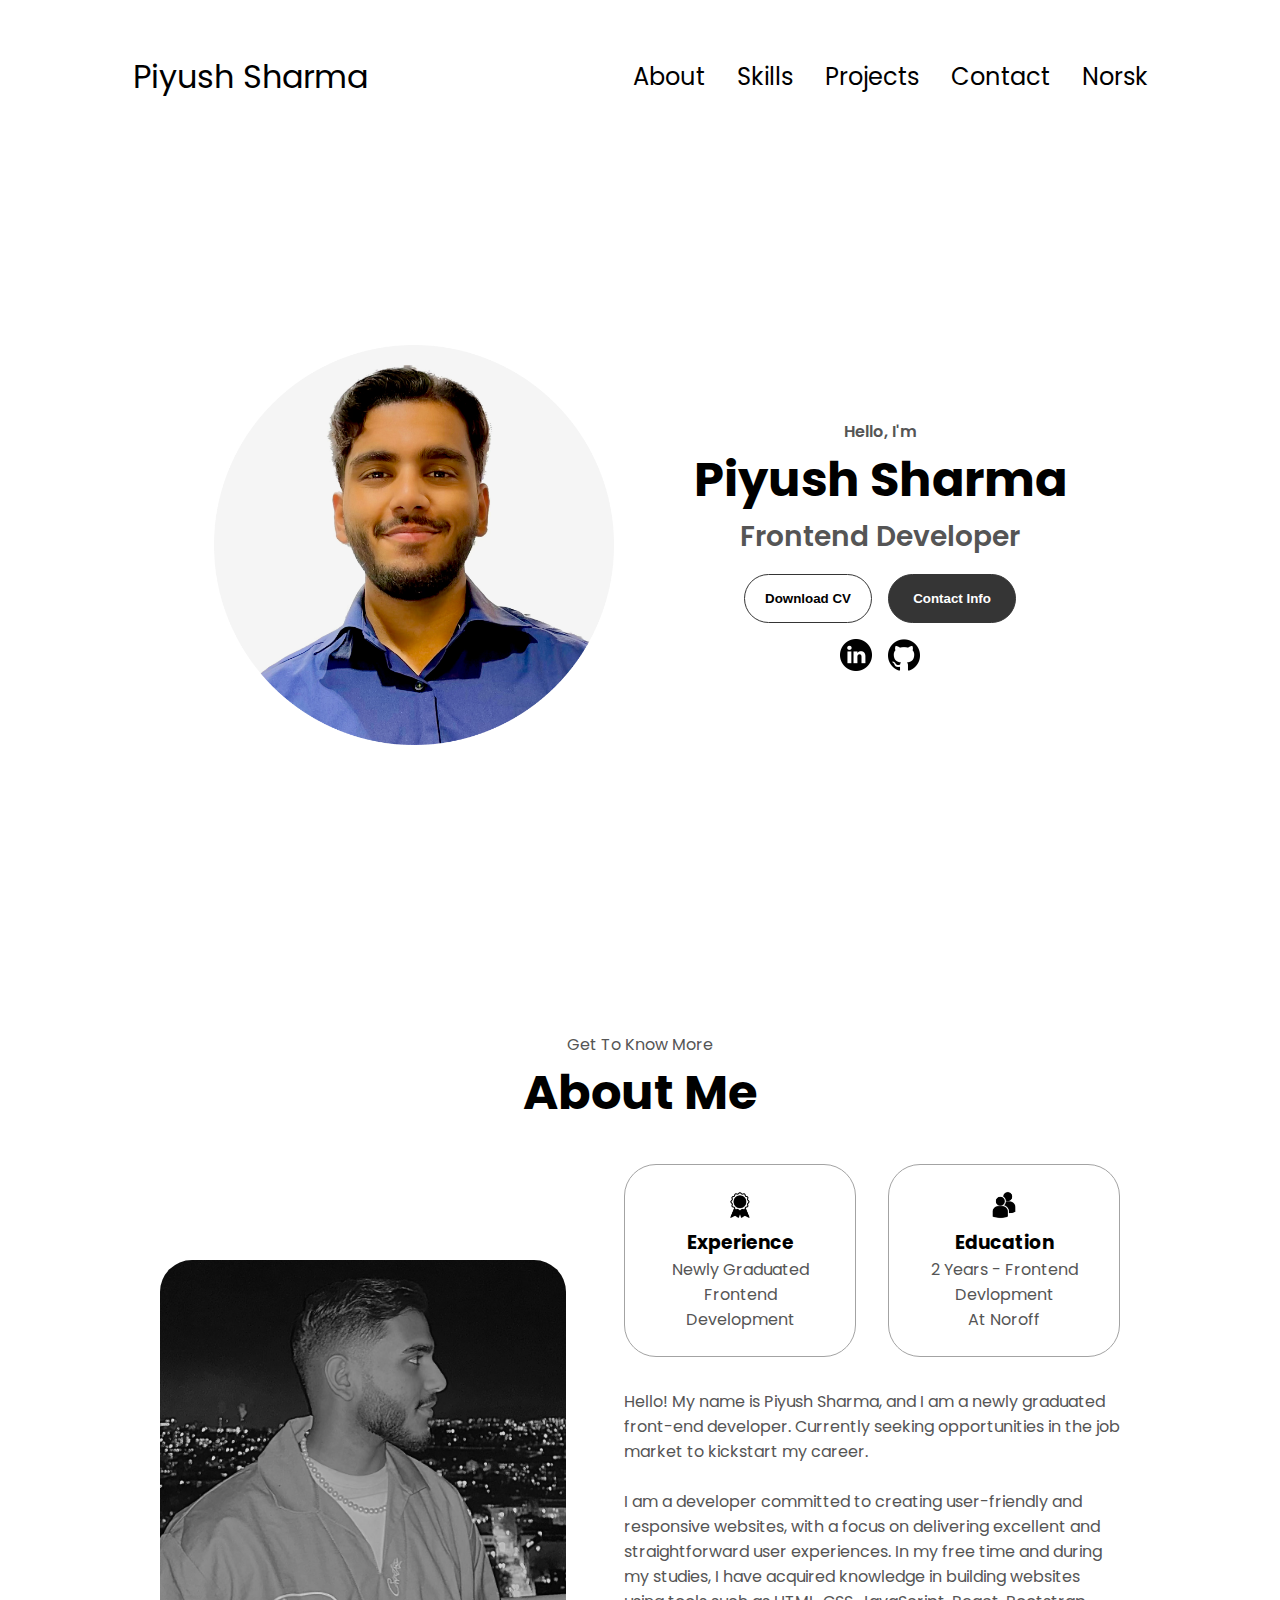
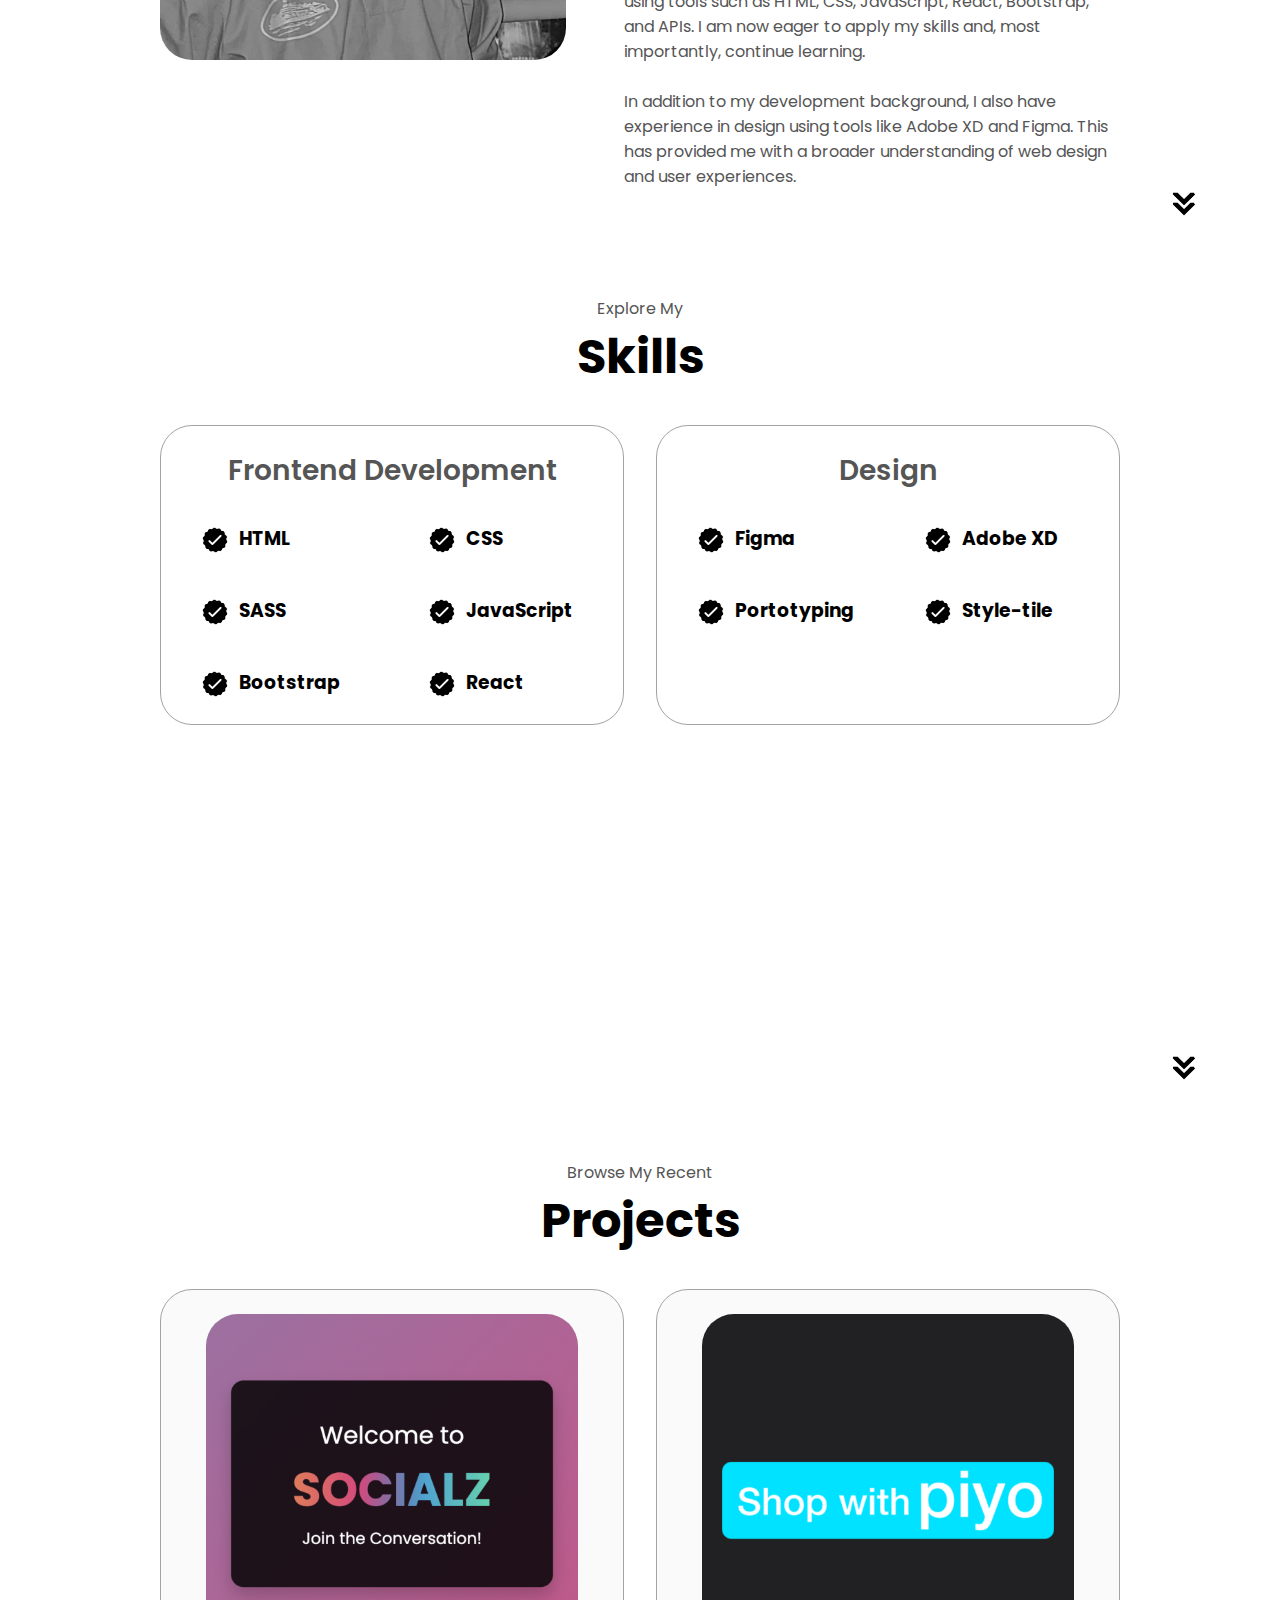
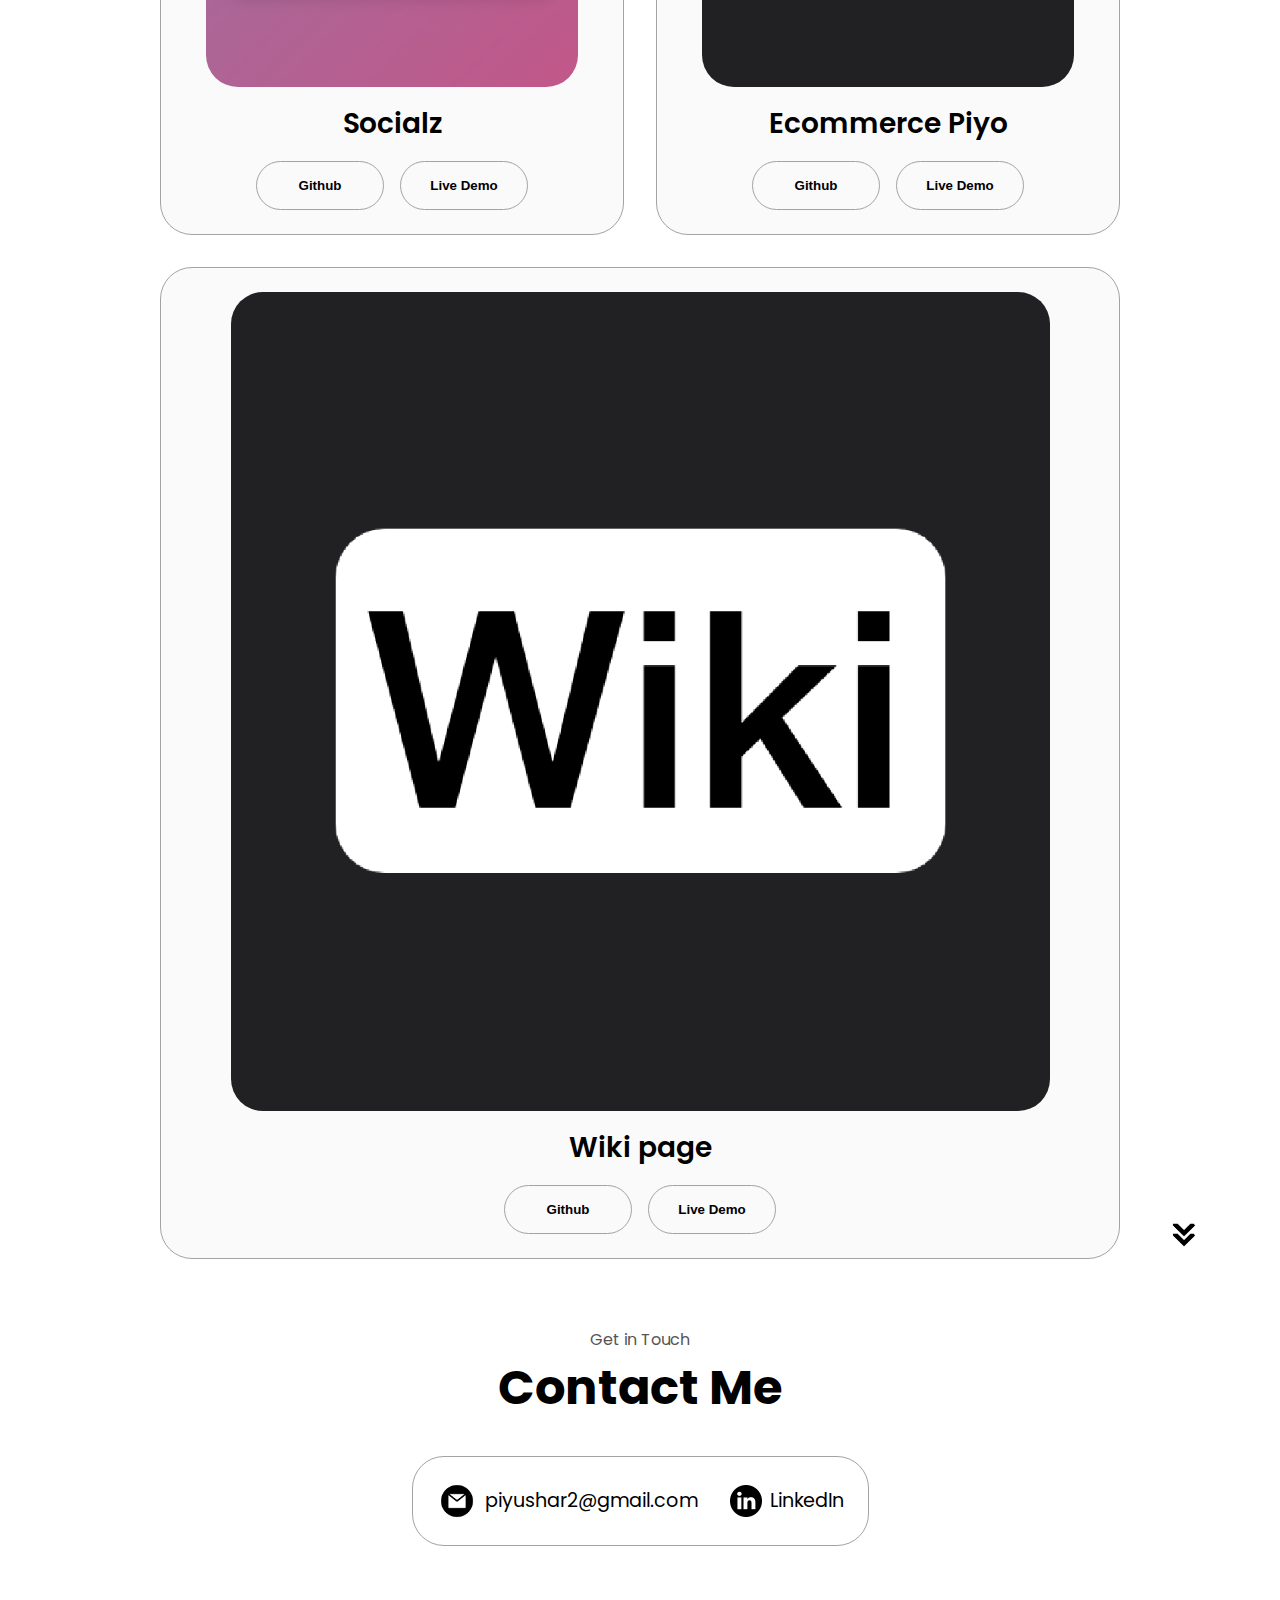
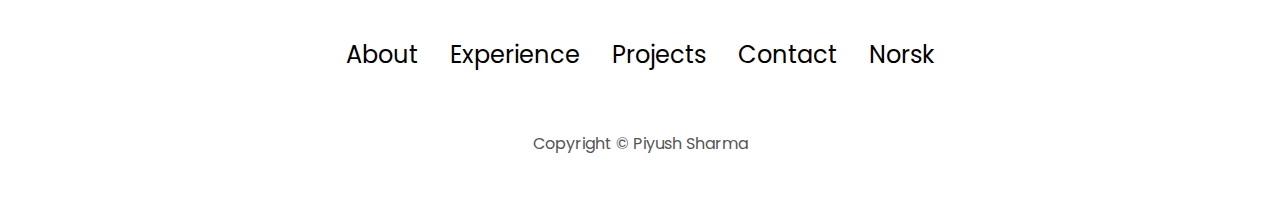
<file: index.html>
<!DOCTYPE html>
<html lang="en">

<head>
  <meta charset="UTF-8" />
  <meta http-equiv="X-UA-Compatible" content="IE=edge" />
  <meta name="viewport" content="width=device-width, initial-scale=1.0" />
  <title>My Portfolio</title>
  <link rel="stylesheet" href="style.css" />
  <link rel="stylesheet" href="mediaqueries.css" />
</head>

<body>
  <nav id="desktop-nav">
    <div class="logo">Piyush Sharma</div>
    <div>
      <ul class="nav-links">
        <li><a href="#about">About</a></li>
        <li><a href="#experience">Skills</a></li>
        <li><a href="#projects">Projects</a></li>
        <li><a href="#contact">Contact</a></li>
        <li><a href="index-no.html">Norsk</a></li>
      </ul>
    </div>
  </nav>
  <nav id="hamburger-nav">
    <div class="logo">Piyush Sharma</div>
    <div class="hamburger-menu">
      <div class="hamburger-icon" onclick="toggleMenu()">
        <span></span>
        <span></span>
        <span></span>
      </div>
      <div class="menu-links">
        <li><a href="#about" onclick="toggleMenu()">About</a></li>
        <li><a href="#experience" onclick="toggleMenu()">Skills</a></li>
        <li><a href="#projects" onclick="toggleMenu()">Projects</a></li>
        <li><a href="#contact" onclick="toggleMenu()">Contact</a></li>
        <li><a href="#contact" onclick="toggleMenu()">Norsk</a></li>
      </div>
    </div>
  </nav>
  <section id="profile">
    <div class="section__pic-container">
      <img src="./assets/profile-pic.png" alt="John Doe profile picture" />
    </div>
    <div class="section__text">
      <p class="section__text__p1">Hello, I'm</p>
      <h1 class="title">Piyush Sharma</h1>
      <p class="section__text__p2">Frontend Developer</p>
      <div class="btn-container">
        <button class="btn btn-color-2" onclick="window.open('./assets/CV-Piyush2024eng.pdf')">
          Download CV
        </button>
        <button class="btn btn-color-1" onclick="location.href='./#contact'">
          Contact Info
        </button>
      </div>
      <div id="socials-container">
        <img src="./assets/linkedin.png" alt="My LinkedIn profile" class="icon"
          onclick="location.href='https://www.linkedin.com/in/piyush-sharma-3b437b221/'" />
        <img src="./assets/github.png" alt="My Github profile" class="icon"
          onclick="location.href='https://github.com/piyushsharma1209'" />
      </div>
    </div>
  </section>
  <section id="about">
    <p class="section__text__p1">Get To Know More</p>
    <h1 class="title">About Me</h1>
    <div class="section-container">
      <div class="section__pic-container">
        <img src="./assets/about-pic.png" alt="Profile picture" class="about-pic" />
      </div>
      <div class="about-details-container">
        <div class="about-containers">
          <div class="details-container">
            <img src="./assets/experience.png" alt="Experience icon" class="icon" />
            <h3>Experience</h3>
            <p>Newly Graduated <br />Frontend Development</p>
          </div>
          <div class="details-container">
            <img src="./assets/education.png" alt="Education icon" class="icon" />
            <h3>Education</h3>
            <p>2 Years - Frontend Devlopment<br />At Noroff</p>
          </div>
        </div>
        <div class="text-container">
          <p>
            Hello! My name is Piyush Sharma, and I am a newly graduated front-end developer. Currently seeking
            opportunities in the job market to kickstart my career.
            <br><br>
            I am a developer committed to creating user-friendly and responsive websites, with a focus on delivering
            excellent and straightforward user experiences. In my free time and during my studies, I have acquired
            knowledge in building websites using tools such as HTML, CSS, JavaScript, React, Bootstrap, and
            APIs. I am now eager to apply my skills and, most importantly, continue learning.
            <br><br>
            In addition to my development background, I also have experience in design using tools like Adobe XD and
            Figma. This has provided me with a broader understanding of web design and user experiences.
          </p>
        </div>
      </div>
    </div>
    <img src="./assets/arrow.png" alt="Arrow icon" class="icon arrow" onclick="location.href='./#experience'" />
  </section>
  <section id="experience">
    <p class="section__text__p1">Explore My</p>
    <h1 class="title">Skills</h1>
    <div class="experience-details-container">
      <div class="about-containers">
        <div class="details-container">
          <h2 class="experience-sub-title">Frontend Development</h2>
          <div class="article-container">
            <article>
              <img src="./assets/checkmark.png" alt="Experience icon" class="icon" />
              <div>
                <h3>HTML</h3>
              </div>
            </article>
            <article>
              <img src="./assets/checkmark.png" alt="Experience icon" class="icon" />
              <div>
                <h3>CSS</h3>
              </div>
            </article>
            <article>
              <img src="./assets/checkmark.png" alt="Experience icon" class="icon" />
              <div>
                <h3>SASS</h3>
              </div>
            </article>
            <article>
              <img src="./assets/checkmark.png" alt="Experience icon" class="icon" />
              <div>
                <h3>JavaScript</h3>
              </div>
            </article>
            <article>
              <img src="./assets/checkmark.png" alt="Experience icon" class="icon" />
              <div>
                <h3>Bootstrap</h3>
              </div>
            </article>
            <article>
              <img src="./assets/checkmark.png" alt="Experience icon" class="icon" />
              <div>
                <h3>React</h3>
              </div>
            </article>
          </div>
        </div>
        <div class="details-container">
          <h2 class="experience-sub-title">Design</h2>
          <div class="article-container">
            <article>
              <img src="./assets/checkmark.png" alt="Experience icon" class="icon" />
              <div>
                <h3>Figma</h3>
              </div>
            </article>
            <article>
              <img src="./assets/checkmark.png" alt="Experience icon" class="icon" />
              <div>
                <h3>Adobe XD</h3>
              </div>
            </article>
            <article>
              <img src="./assets/checkmark.png" alt="Experience icon" class="icon" />
              <div>
                <h3>Portotyping</h3>
              </div>
            </article>
            <article>
              <img src="./assets/checkmark.png" alt="Experience icon" class="icon" />
              <div>
                <h3>Style-tile</h3>
              </div>
            </article>
          </div>
        </div>
      </div>
    </div>
    <img src="./assets/arrow.png" alt="Arrow icon" class="icon arrow" onclick="location.href='./#projects'" />
  </section>
  <section id="projects">
    <p class="section__text__p1">Browse My Recent</p>
    <h1 class="title">Projects</h1>
    <div class="experience-details-container">
      <div class="about-containers">
        <div class="details-container color-container">
          <div class="article-container">
            <img src="./assets/project-1.png" alt="Project 1" class="project-img" />
          </div>
          <h2 class="experience-sub-title project-title">Socialz</h2>
          <div class="btn-container">
            <button class="btn btn-color-2 project-btn"
              onclick="location.href='https://github.com/piyushsharma1209/Socialz'">
              Github
            </button>
            <button class="btn btn-color-2 project-btn" onclick="location.href='https://socialz.netlify.app/'">
              Live Demo
            </button>
          </div>
        </div>
        <div class="details-container color-container">
          <div class="article-container">
            <img src="./assets/project-2.png" alt="Project 2" class="project-img" />
          </div>
          <h2 class="experience-sub-title project-title">Ecommerce Piyo</h2>
          <div class="btn-container">
            <button class="btn btn-color-2 project-btn"
              onclick="location.href='https://github.com/piyushsharma1209/Piyo-shop-ca'">
              Github
            </button>
            <button class="btn btn-color-2 project-btn"
              onclick="location.href='https://unique-kitsune-11aece.netlify.app/'">
              Live Demo
            </button>
          </div>
        </div>
        <div class="details-container color-container">
          <div class="article-container">
            <img src="./assets/project-3.png" alt="Project 3" class="project-img" />
          </div>
          <h2 class="experience-sub-title project-title">Wiki page</h2>
          <div class="btn-container">
            <button class="btn btn-color-2 project-btn"
              onclick="location.href='https://github.com/Noroff-FEU-Resits/semester-project-2-resit-piyushsharma1209'">
              Github
            </button>
            <button class="btn btn-color-2 project-btn"
              onclick="location.href='https://dainty-starship-ee5049.netlify.app/'">
              Live Demo
            </button>
          </div>
        </div>
      </div>
    </div>
    <img src="./assets/arrow.png" alt="Arrow icon" class="icon arrow" onclick="location.href='./#contact'" />
  </section>
  <section id="contact">
    <p class="section__text__p1">Get in Touch</p>
    <h1 class="title">Contact Me</h1>
    <div class="contact-info-upper-container">
      <div class="contact-info-container">
        <img src="./assets/email.png" alt="Email icon" class="icon contact-icon email-icon" />
        <p><a href="mailto:piyushar2@gmail.com">piyushar2@gmail.com</a></p>
      </div>
      <div class="contact-info-container">
        <img src="./assets/linkedin.png" alt="LinkedIn icon" class="icon contact-icon" />
        <p><a href="https://www.linkedin.com/in/piyush-sharma-3b437b221/">LinkedIn</a></p>
      </div>
    </div>
  </section>
  <footer>
    <nav>
      <div class="nav-links-container">
        <ul class="nav-links">
          <li><a href="#about">About</a></li>
          <li><a href="#experience">Experience</a></li>
          <li><a href="#projects">Projects</a></li>
          <li><a href="#contact">Contact</a></li>
          <li><a href="index-no.html">Norsk</a></li>
        </ul>
      </div>
    </nav>
    <p>Copyright &#169; Piyush Sharma</p>
  </footer>
  <script src="script.js"></script>
</body>

</html>
</file>
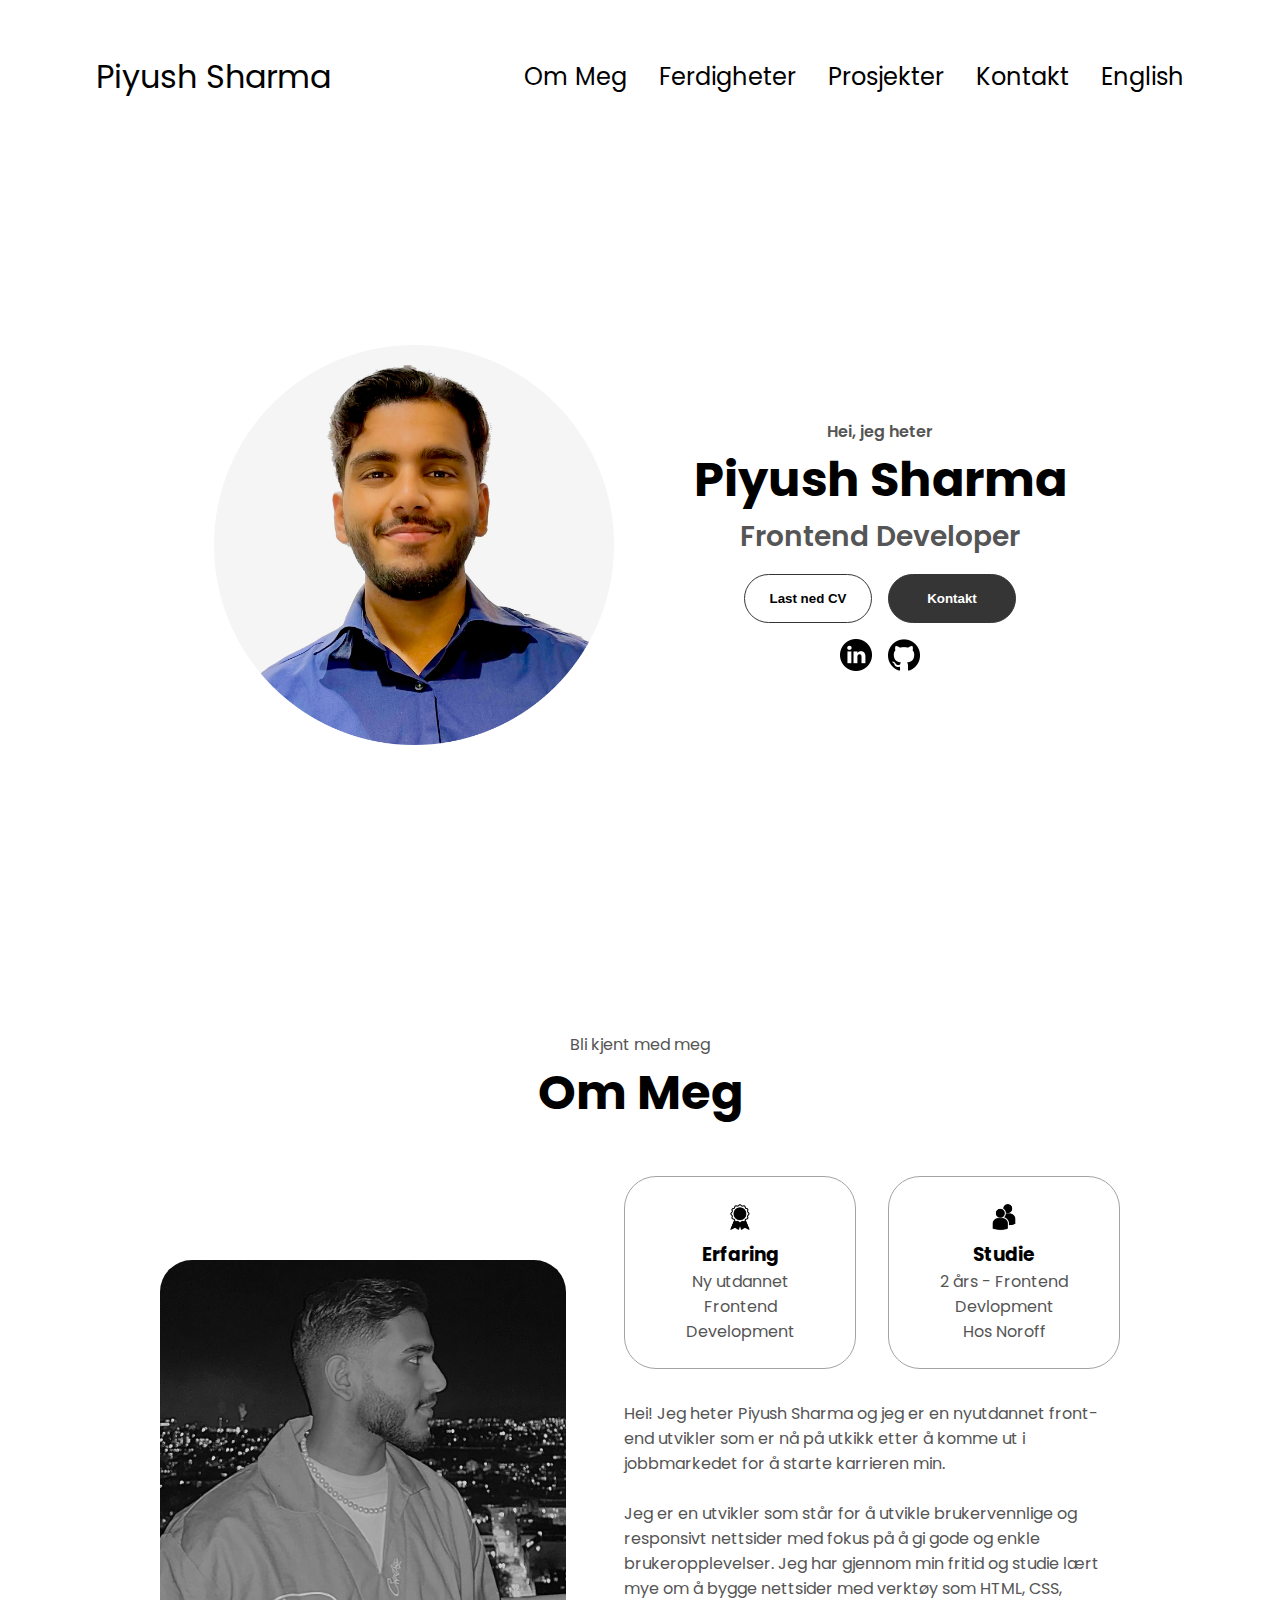
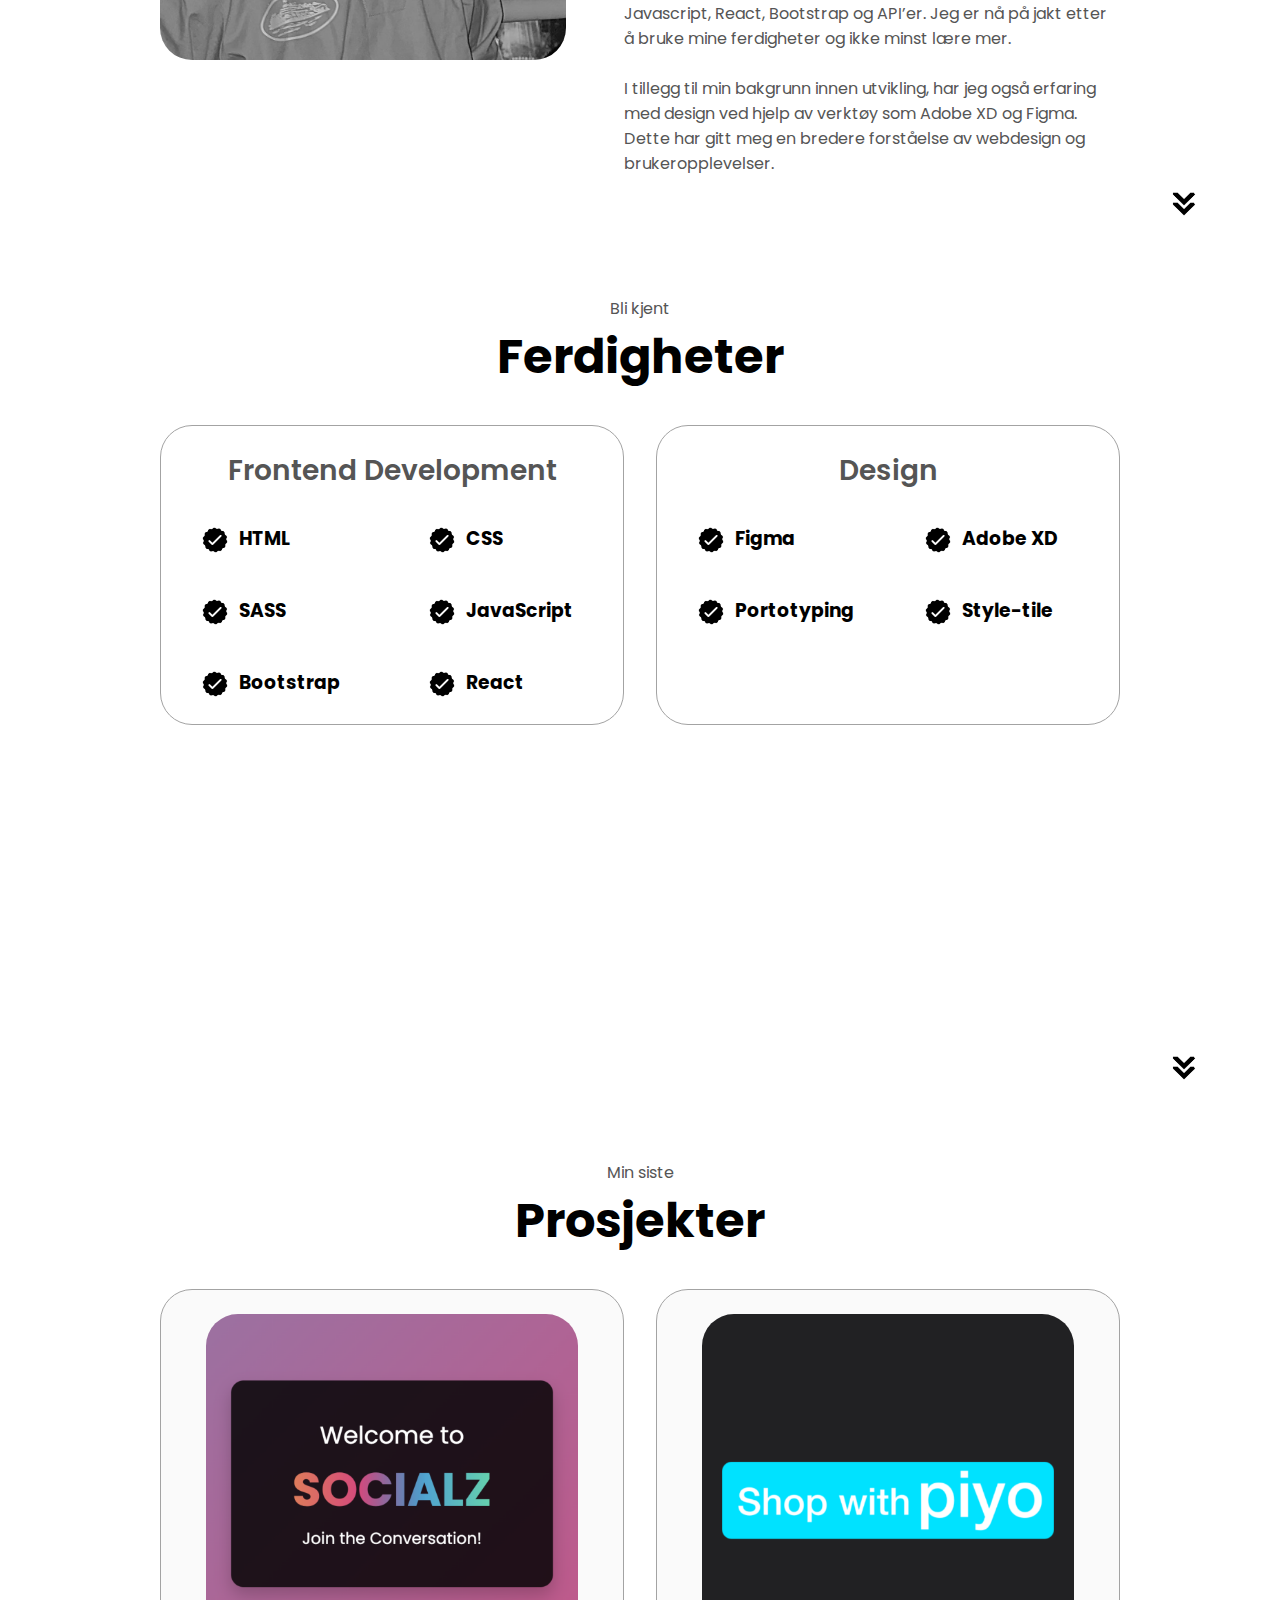
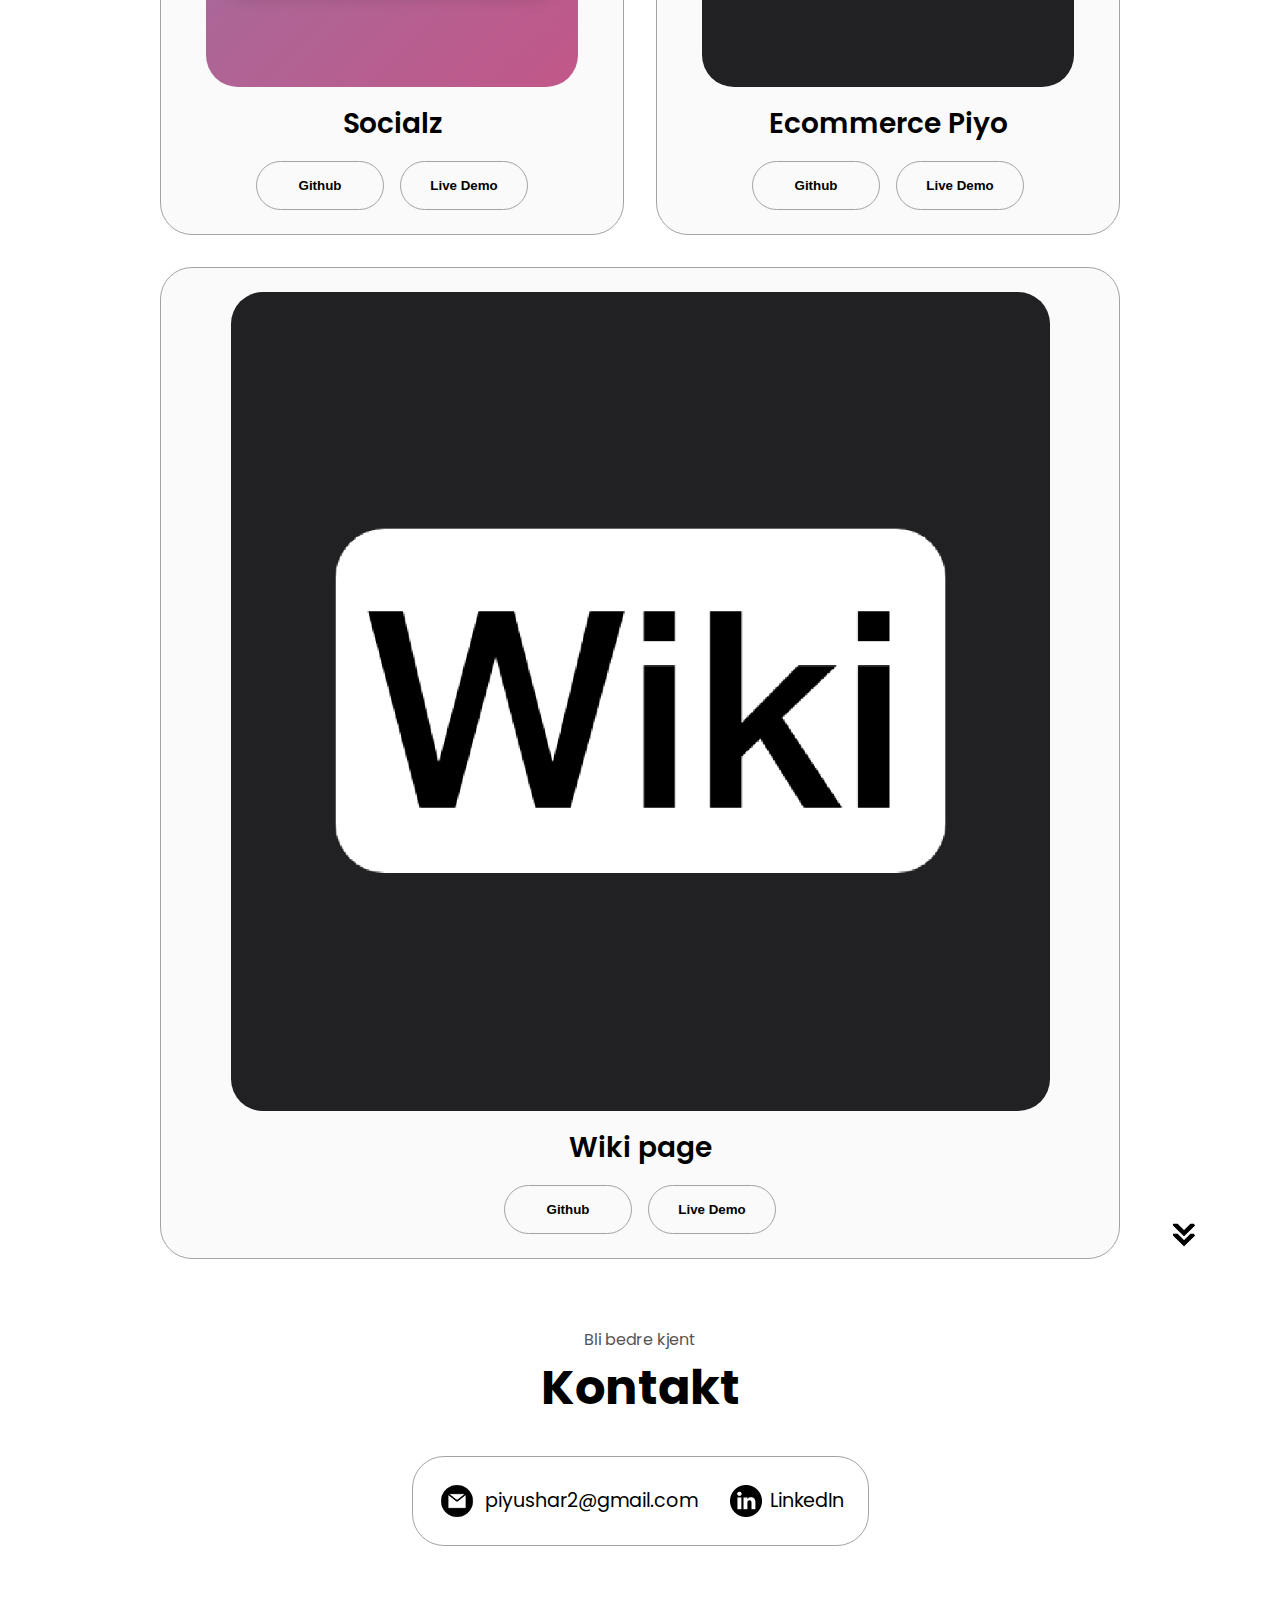
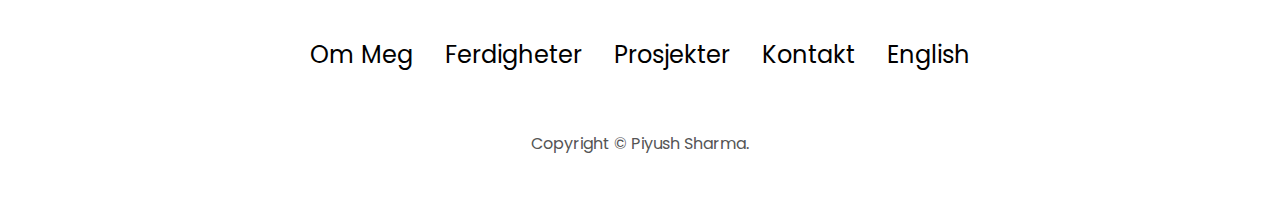
<file: index-no.html>
<!DOCTYPE html>
<html lang="en">

<head>
    <meta charset="UTF-8" />
    <meta http-equiv="X-UA-Compatible" content="IE=edge" />
    <meta name="viewport" content="width=device-width, initial-scale=1.0" />
    <title>My Portfolio</title>
    <link rel="stylesheet" href="style.css" />
    <link rel="stylesheet" href="mediaqueries.css" />
</head>

<body>
    <nav id="desktop-nav">
        <div class="logo">Piyush Sharma</div>
        <div>
            <ul class="nav-links">
                <li><a href="#about">Om Meg</a></li>
                <li><a href="#experience">Ferdigheter</a></li>
                <li><a href="#projects">Prosjekter</a></li>
                <li><a href="#contact">Kontakt</a></li>
                <li><a href="index.html">English</a></li>
            </ul>
        </div>
    </nav>
    <nav id="hamburger-nav">
        <div class="logo">Piyush Sharma</div>
        <div class="hamburger-menu">
            <div class="hamburger-icon" onclick="toggleMenu()">
                <span></span>
                <span></span>
                <span></span>
            </div>
            <div class="menu-links">
                <li><a href="#about" onclick="toggleMenu()">Om Meg</a></li>
                <li><a href="#experience" onclick="toggleMenu()">Ferdigheter</a></li>
                <li><a href="#projects" onclick="toggleMenu()">Prosjekter</a></li>
                <li><a href="#contact" onclick="toggleMenu()">Kontakt</a></li>
                <li><a href="index.html" onclick="toggleMenu()">English</a></li>
            </div>
        </div>
    </nav>
    <section id="profile">
        <div class="section__pic-container">
            <img src="./assets/profile-pic.png" alt="John Doe profile picture" />
        </div>
        <div class="section__text">
            <p class="section__text__p1">Hei, jeg heter</p>
            <h1 class="title">Piyush Sharma</h1>
            <p class="section__text__p2">Frontend Developer</p>
            <div class="btn-container">
                <button class="btn btn-color-2" onclick="window.open('./assets/CV-Piyush2024.pdf')">
                    Last ned CV
                </button>
                <button class="btn btn-color-1" onclick="location.href='#contact'">
                    Kontakt
                </button>
            </div>
            <div id="socials-container">
                <img src="./assets/linkedin.png" alt="My LinkedIn profile" class="icon"
                    onclick="location.href='https://www.linkedin.com/in/piyush-sharma-3b437b221/'" />
                <img src="./assets/github.png" alt="My Github profile" class="icon"
                    onclick="location.href='https://github.com/piyushsharma1209'" />
            </div>
        </div>
    </section>
    <section id="about">
        <p class="section__text__p1">Bli kjent med meg</p>
        <h1 class="title">Om Meg</h1>
        <div class="section-container">
            <div class="section__pic-container">
                <img src="./assets/about-pic.png" alt="Profile picture" class="about-pic" />
            </div>
            <div class="about-details-container">
                <div class="about-containers">
                    <div class="details-container">
                        <img src="./assets/experience.png" alt="Experience icon" class="icon" />
                        <h3>Erfaring</h3>
                        <p>Ny utdannet <br />Frontend Development</p>
                    </div>
                    <div class="details-container">
                        <img src="./assets/education.png" alt="Education icon" class="icon" />
                        <h3>Studie</h3>
                        <p>2 års - Frontend Devlopment<br />Hos Noroff</p>
                    </div>
                </div>
                <div class="text-container">
                    <p>
                        Hei! Jeg heter Piyush Sharma og jeg er en nyutdannet front-end utvikler som er nå på utkikk
                        etter å komme ut
                        i jobbmarkedet for å starte karrieren min.
                        <br><br>
                        Jeg er en utvikler som står for å utvikle brukervennlige og responsivt nettsider med fokus på å
                        gi gode og
                        enkle brukeropplevelser. Jeg har gjennom min fritid og studie lært mye om å bygge nettsider med
                        verktøy som
                        HTML, CSS, Javascript, React, Bootstrap og API’er. Jeg er nå på jakt etter å bruke mine
                        ferdigheter og ikke
                        minst lære mer.
                        <br><br>
                        I tillegg til min bakgrunn innen utvikling, har jeg også erfaring med design ved hjelp av
                        verktøy som Adobe
                        XD og Figma. Dette har gitt meg en bredere forståelse av webdesign og brukeropplevelser.
                    </p>
                </div>
            </div>
        </div>
        <img src="./assets/arrow.png" alt="Arrow icon" class="icon arrow" onclick="location.href='./#experience'" />
    </section>
    <section id="experience">
        <p class="section__text__p1">Bli kjent</p>
        <h1 class="title">Ferdigheter</h1>
        <div class="experience-details-container">
            <div class="about-containers">
                <div class="details-container">
                    <h2 class="experience-sub-title">Frontend Development</h2>
                    <div class="article-container">
                        <article>
                            <img src="./assets/checkmark.png" alt="Experience icon" class="icon" />
                            <div>
                                <h3>HTML</h3>
                            </div>
                        </article>
                        <article>
                            <img src="./assets/checkmark.png" alt="Experience icon" class="icon" />
                            <div>
                                <h3>CSS</h3>
                            </div>
                        </article>
                        <article>
                            <img src="./assets/checkmark.png" alt="Experience icon" class="icon" />
                            <div>
                                <h3>SASS</h3>
                            </div>
                        </article>
                        <article>
                            <img src="./assets/checkmark.png" alt="Experience icon" class="icon" />
                            <div>
                                <h3>JavaScript</h3>
                            </div>
                        </article>
                        <article>
                            <img src="./assets/checkmark.png" alt="Experience icon" class="icon" />
                            <div>
                                <h3>Bootstrap</h3>
                            </div>
                        </article>
                        <article>
                            <img src="./assets/checkmark.png" alt="Experience icon" class="icon" />
                            <div>
                                <h3>React</h3>
                            </div>
                        </article>
                    </div>
                </div>
                <div class="details-container">
                    <h2 class="experience-sub-title">Design</h2>
                    <div class="article-container">
                        <article>
                            <img src="./assets/checkmark.png" alt="Experience icon" class="icon" />
                            <div>
                                <h3>Figma</h3>
                            </div>
                        </article>
                        <article>
                            <img src="./assets/checkmark.png" alt="Experience icon" class="icon" />
                            <div>
                                <h3>Adobe XD</h3>
                            </div>
                        </article>
                        <article>
                            <img src="./assets/checkmark.png" alt="Experience icon" class="icon" />
                            <div>
                                <h3>Portotyping</h3>
                            </div>
                        </article>
                        <article>
                            <img src="./assets/checkmark.png" alt="Experience icon" class="icon" />
                            <div>
                                <h3>Style-tile</h3>
                            </div>
                        </article>
                    </div>
                </div>
            </div>
        </div>
        <img src="./assets/arrow.png" alt="Arrow icon" class="icon arrow" onclick="location.href='./#projects'" />
    </section>
    <section id="projects">
        <p class="section__text__p1">Min siste</p>
        <h1 class="title">Prosjekter</h1>
        <div class="experience-details-container">
            <div class="about-containers">
                <div class="details-container color-container">
                    <div class="article-container">
                        <img src="./assets/project-1.png" alt="Project 1" class="project-img" />
                    </div>
                    <h2 class="experience-sub-title project-title">Socialz</h2>
                    <div class="btn-container">
                        <button class="btn btn-color-2 project-btn"
                            onclick="location.href='https://github.com/piyushsharma1209/Socialz'">
                            Github
                        </button>
                        <button class="btn btn-color-2 project-btn"
                            onclick="location.href='https://socialz.netlify.app/'">
                            Live Demo
                        </button>
                    </div>
                </div>
                <div class="details-container color-container">
                    <div class="article-container">
                        <img src="./assets/project-2.png" alt="Project 2" class="project-img" />
                    </div>
                    <h2 class="experience-sub-title project-title">Ecommerce Piyo</h2>
                    <div class="btn-container">
                        <button class="btn btn-color-2 project-btn"
                            onclick="location.href='https://github.com/piyushsharma1209/Piyo-shop-ca'">
                            Github
                        </button>
                        <button class="btn btn-color-2 project-btn"
                            onclick="location.href='https://unique-kitsune-11aece.netlify.app/'">
                            Live Demo
                        </button>
                    </div>
                </div>
                <div class="details-container color-container">
                    <div class="article-container">
                        <img src="./assets/project-3.png" alt="Project 3" class="project-img" />
                    </div>
                    <h2 class="experience-sub-title project-title">Wiki page</h2>
                    <div class="btn-container">
                        <button class="btn btn-color-2 project-btn"
                            onclick="location.href='https://github.com/Noroff-FEU-Resits/semester-project-2-resit-piyushsharma1209'">
                            Github
                        </button>
                        <button class="btn btn-color-2 project-btn"
                            onclick="location.href='https://dainty-starship-ee5049.netlify.app/'">
                            Live Demo
                        </button>
                    </div>
                </div>
            </div>
        </div>
        <img src="./assets/arrow.png" alt="Arrow icon" class="icon arrow" onclick="location.href='./#contact'" />
    </section>
    <section id="contact">
        <p class="section__text__p1">Bli bedre kjent</p>
        <h1 class="title">Kontakt</h1>
        <div class="contact-info-upper-container">
            <div class="contact-info-container">
                <img src="./assets/email.png" alt="Email icon" class="icon contact-icon email-icon" />
                <p><a href="mailto:piyushar2@gmail.com">piyushar2@gmail.com</a></p>
            </div>
            <div class="contact-info-container">
                <img src="./assets/linkedin.png" alt="LinkedIn icon" class="icon contact-icon" />
                <p><a href="https://www.linkedin.com/in/piyush-sharma-3b437b221/">LinkedIn</a></p>
            </div>
        </div>
    </section>
    <footer>
        <nav>
            <div class="nav-links-container">
                <ul class="nav-links">
                    <li><a href="#about">Om Meg</a></li>
                    <li><a href="#experience">Ferdigheter</a></li>
                    <li><a href="#projects">Prosjekter</a></li>
                    <li><a href="#contact">Kontakt</a></li>
                    <li><a href="index.html">English</a></li>
                </ul>
            </div>
        </nav>
        <p>Copyright &#169; Piyush Sharma.</p>
    </footer>
    <script src="script.js"></script>
</body>

</html>
</file>
<file: style.css>
/* GENERAL */

@import url("https://fonts.googleapis.com/css2?family=Poppins:wght@300;400;500;600&display=swap");

* {
  margin: 0;
  padding: 0;
}

body {
  font-family: "Poppins", sans-serif;
}

html {
  scroll-behavior: smooth;
}

p {
  color: rgb(85, 85, 85);
}

/* TRANSITION */

a,
.btn {
  transition: all 300ms ease;
}

/* DESKTOP NAV */

nav,
.nav-links {
  display: flex;
}

nav {
  justify-content: space-around;
  align-items: center;
  height: 17vh;
}

.nav-links {
  gap: 2rem;
  list-style: none;
  font-size: 1.5rem;
}

a {
  color: black;
  text-decoration: none;
  text-decoration-color: white;
}

a:hover {
  color: grey;
  text-decoration: underline;
  text-underline-offset: 1rem;
  text-decoration-color: rgb(181, 181, 181);
}

.logo {
  font-size: 2rem;
}

.logo:hover {
  cursor: default;
}

/* HAMBURGER MENU */

#hamburger-nav {
  display: none;
}

.hamburger-menu {
  position: relative;
  display: inline-block;
}

.hamburger-icon {
  display: flex;
  flex-direction: column;
  justify-content: space-between;
  height: 24px;
  width: 30px;
  cursor: pointer;
}

.hamburger-icon span {
  width: 100%;
  height: 2px;
  background-color: black;
  transition: all 0.3 ease-in-out;
}

.menu-links {
  position: absolute;
  top: 100%;
  right: 0;
  background-color: white;
  width: fit-content;
  max-height: 0;
  overflow: hidden;
  transition: all 0.3 ease-in-out;
}

.menu-links a {
  display: block;
  padding: 10px;
  text-align: center;
  font-size: 1.5rem;
  color: black;
  text-decoration: none;
  transition: all 0.3 ease-in-out;
}

.menu-links li {
  list-style: none;
}

.menu-links.open {
  max-height: 300px;
}

.hamburger-icon.open span:first-child {
  transform: rotate(45deg) translate(10px, 5px);
}

.hamburger-icon.open span:nth-child(2) {
  opacity: 0;
}

.hamburger-icon.open span:last-child {
  transform: rotate(-45deg) translate(10px, -5px);
}

.hamburger-icon span:first-child {
  transform: none;
}

.hamburger-icon span:first-child {
  opacity: 1;
}

.hamburger-icon span:first-child {
  transform: none;
}

/* SECTIONS */

section {
  padding-top: 4vh;
  height: 96vh;
  margin: 0 10rem;
  box-sizing: border-box;
  min-height: fit-content;
}

.section-container {
  display: flex;
}

/* PROFILE SECTION */

#profile {
  display: flex;
  justify-content: center;
  gap: 5rem;
  height: 80vh;
}

.section__pic-container {
  display: flex;
  height: 400px;
  width: 400px;
  margin: auto 0;
}

.section__text {
  align-self: center;
  text-align: center;
}

.section__text p {
  font-weight: 600;
}

.section__text__p1 {
  text-align: center;
}

.section__text__p2 {
  font-size: 1.75rem;
  margin-bottom: 1rem;
}

.title {
  font-size: 3rem;
  text-align: center;
}

#socials-container {
  display: flex;
  justify-content: center;
  margin-top: 1rem;
  gap: 1rem;
}

/* ICONS */

.icon {
  cursor: pointer;
  height: 2rem;
}

/* BUTTONS */

.btn-container {
  display: flex;
  justify-content: center;
  gap: 1rem;
}

.btn {
  font-weight: 600;
  transition: all 300ms ease;
  padding: 1rem;
  width: 8rem;
  border-radius: 2rem;
}

.btn-color-1,
.btn-color-2 {
  border: rgb(53, 53, 53) 0.1rem solid;
}

.btn-color-1:hover,
.btn-color-2:hover {
  cursor: pointer;
}

.btn-color-1,
.btn-color-2:hover {
  background: rgb(53, 53, 53);
  color: white;
}

.btn-color-1:hover {
  background: rgb(0, 0, 0);
}

.btn-color-2 {
  background: none;
}

.btn-color-2:hover {
  border: rgb(255, 255, 255) 0.1rem solid;
}

.btn-container {
  gap: 1rem;
}

/* ABOUT SECTION */

#about {
  position: relative;
}

.about-containers {
  gap: 2rem;
  margin-bottom: 2rem;
  margin-top: 2rem;
}

.about-details-container {
  justify-content: center;
  flex-direction: column;
}

.about-containers,
.about-details-container {
  display: flex;
}

.about-pic {
  border-radius: 2rem;
}

.arrow {
  position: absolute;
  right: -5rem;
  bottom: 2.5rem;
}

.details-container {
  padding: 1.5rem;
  flex: 1;
  background: white;
  border-radius: 2rem;
  border: rgb(53, 53, 53) 0.1rem solid;
  border-color: rgb(163, 163, 163);
  text-align: center;
}

.section-container {
  gap: 4rem;
  height: 80%;
}

.section__pic-container {
  height: 400px;
  width: 400px;
  margin: auto 0;
}

/* EXPERIENCE SECTION */

#experience {
  position: relative;
}

.experience-sub-title {
  color: rgb(85, 85, 85);
  font-weight: 600;
  font-size: 1.75rem;
  margin-bottom: 2rem;
}

.experience-details-container {
  display: flex;
  justify-content: center;
  flex-direction: column;
}

.article-container {
  display: flex;
  text-align: initial;
  flex-wrap: wrap;
  flex-direction: row;
  gap: 2.5rem;
  justify-content: space-around;
}

article {
  display: flex;
  width: 10rem;
  gap: 0.5rem;
}

article .icon {
  cursor: default;
}

/* PROJECTS SECTION */

#projects {
  position: relative;
}

.color-container {
  border-color: rgb(163, 163, 163);
  background: rgb(250, 250, 250);
}

.project-img {
  border-radius: 2rem;
  width: 90%;
  height: 90%;
}

.project-title {
  margin: 1rem;
  color: black;
}

.project-btn {
  color: black;
  border-color: rgb(163, 163, 163);
}

/* CONTACT */

#contact {
  display: flex;
  justify-content: center;
  flex-direction: column;
  height: 70vh;
}

.contact-info-upper-container {
  display: flex;
  justify-content: center;
  border-radius: 2rem;
  border: rgb(53, 53, 53) 0.1rem solid;
  border-color: rgb(163, 163, 163);
  background: (250, 250, 250);
  margin: 2rem auto;
  padding: 0.5rem;
}

.contact-info-container {
  display: flex;
  align-items: center;
  justify-content: center;
  gap: 0.5rem;
  margin: 1rem;
}

.contact-info-container p {
  font-size: larger;
}

.contact-icon {
  cursor: default;
}

.email-icon {
  height: 2.5rem;
}

/* FOOTER SECTION */

footer {
  height: 26vh;
  margin: 0 1rem;
}

footer p {
  text-align: center;
}
</file>
<file: mediaqueries.css>
@media screen and (max-width: 1400px) {
  #profile {
    height: 83vh;
    margin-bottom: 6rem;
  }
  .about-containers {
    flex-wrap: wrap;
  }
  #contact,
  #projects {
    height: fit-content;
  }
}

@media screen and (max-width: 1200px) {
  #desktop-nav {
    display: none;
  }
  #hamburger-nav {
    display: flex;
  }
  #experience,
  .experience-details-container {
    margin-top: 2rem;
  }
  #profile,
  .section-container {
    display: block;
  }
  .arrow {
    display: none;
  }
  section,
  .section-container {
    height: fit-content;
  }
  section {
    margin: 0 5%;
  }
  .section__pic-container {
    width: 275px;
    height: 275px;
    margin: 0 auto 2rem;
  }
  .about-containers {
    margin-top: 0;
  }
}

@media screen and (max-width: 600px) {
  #contact,
  footer {
    height: 40vh;
  }
  #profile {
    height: 83vh;
    margin-bottom: 0;
  }
  article {
    font-size: 1rem;
  }
  footer nav {
    height: fit-content;
    margin-bottom: 2rem;
  }
  .about-containers,
  .contact-info-upper-container,
  .btn-container {
    flex-wrap: wrap;
  }
  .contact-info-container {
    margin: 0;
  }
  .contact-info-container p,
  .nav-links li a {
    font-size: 1rem;
  }
  .experience-sub-title {
    font-size: 1.25rem;
  }
  .logo {
    font-size: 1.5rem;
  }
  .nav-links {
    flex-direction: column;
    gap: 0.5rem;
    text-align: center;
  }
  .section__pic-container {
    width: auto;
    height: 46vw;
    justify-content: center;
  }
  .section__text__p2 {
    font-size: 1.25rem;
  }
  .title {
    font-size: 2rem;
  }
  .text-container {
    text-align: justify;
  }
}
</file>
